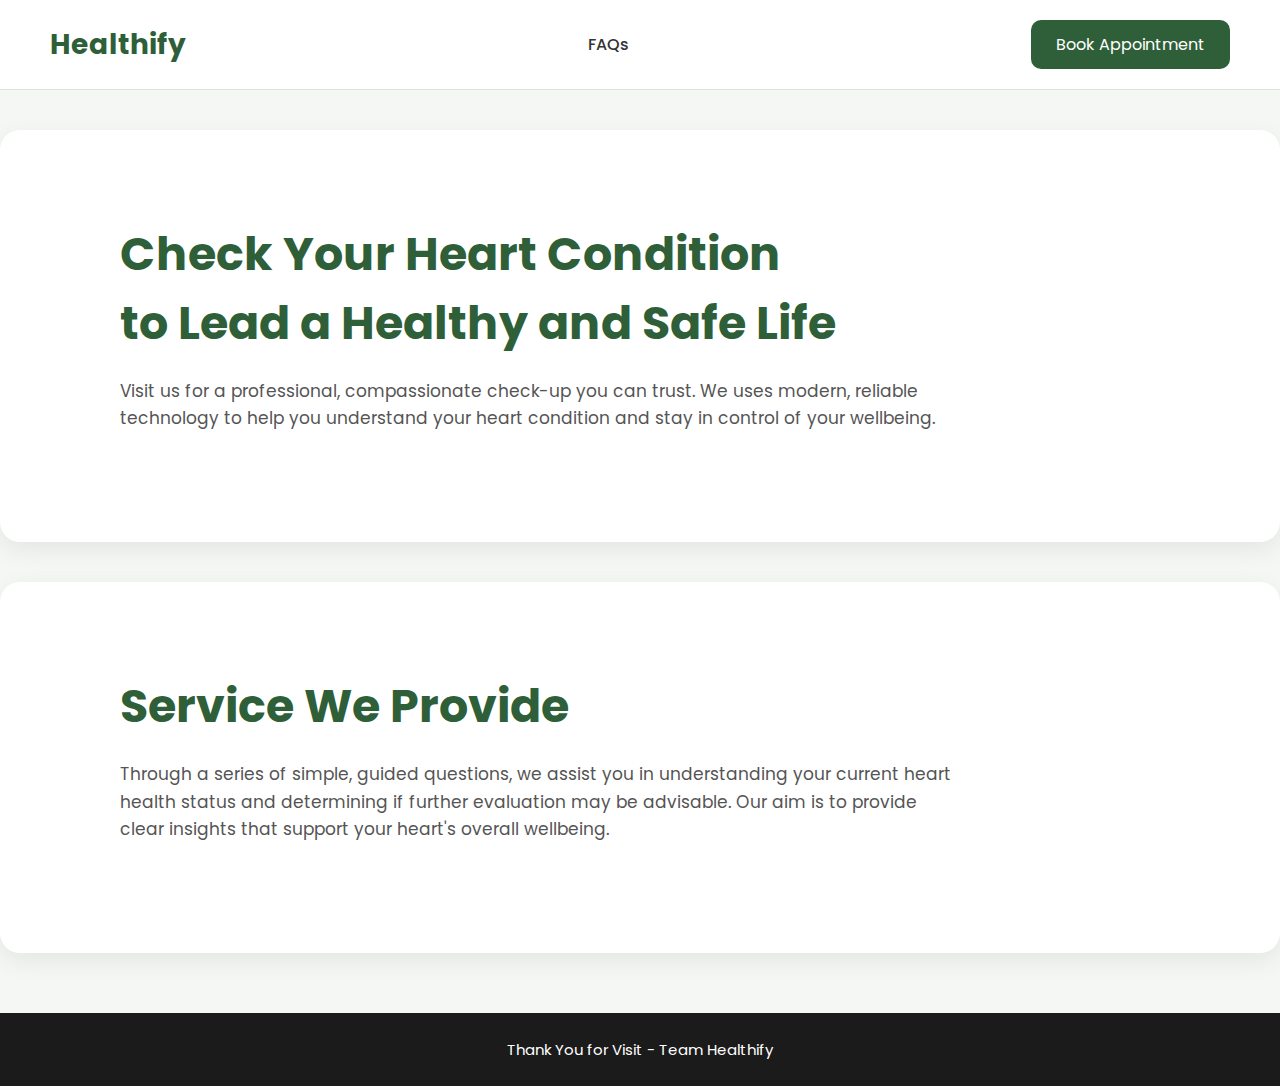
<file: index.html>
<!DOCTYPE html>
<html lang="en">
<head>
    <meta charset="UTF-8">
    <title>Pet Grooming</title>
    <link rel="stylesheet" href="style.css">
    <link href="https://fonts.googleapis.com/css2?family=Poppins:wght@300;400;500;600;700&display=swap" rel="stylesheet">
</head>
<body>

<header class="header">
    <div class="logo">Healthify</div>

    <nav class="nav-menu">
        <a href="faq.html">FAQs</a>
    </nav>

    <a href="appointment.html" class="btn nav-btn">Book Appointment</a>
</header>

<section class="hero">
    <div class="text-section">
        <h1>Check Your Heart Condition <br> to Lead a Healthy and Safe Life</h1>
        <p>Visit us for a professional, compassionate check-up you can trust. We uses modern, reliable technology to help you understand your heart condition and stay in control of your wellbeing.</p>
    </div>
</section>

<section class="hero small-hero">
    <div class="text-section">
        <h1>Service We Provide</h1>
        <p>Through a series of simple, guided questions, we assist you in understanding your current heart health status and determining if further evaluation may be advisable. Our aim is to provide clear insights that support your heart's overall wellbeing.</p>
    </div>
</section>

<footer class="footer">
    <p>Thank You for Visit - Team Healthify</p>
</footer>

<script src="script.js"></script>
</body>
</html>
</file>
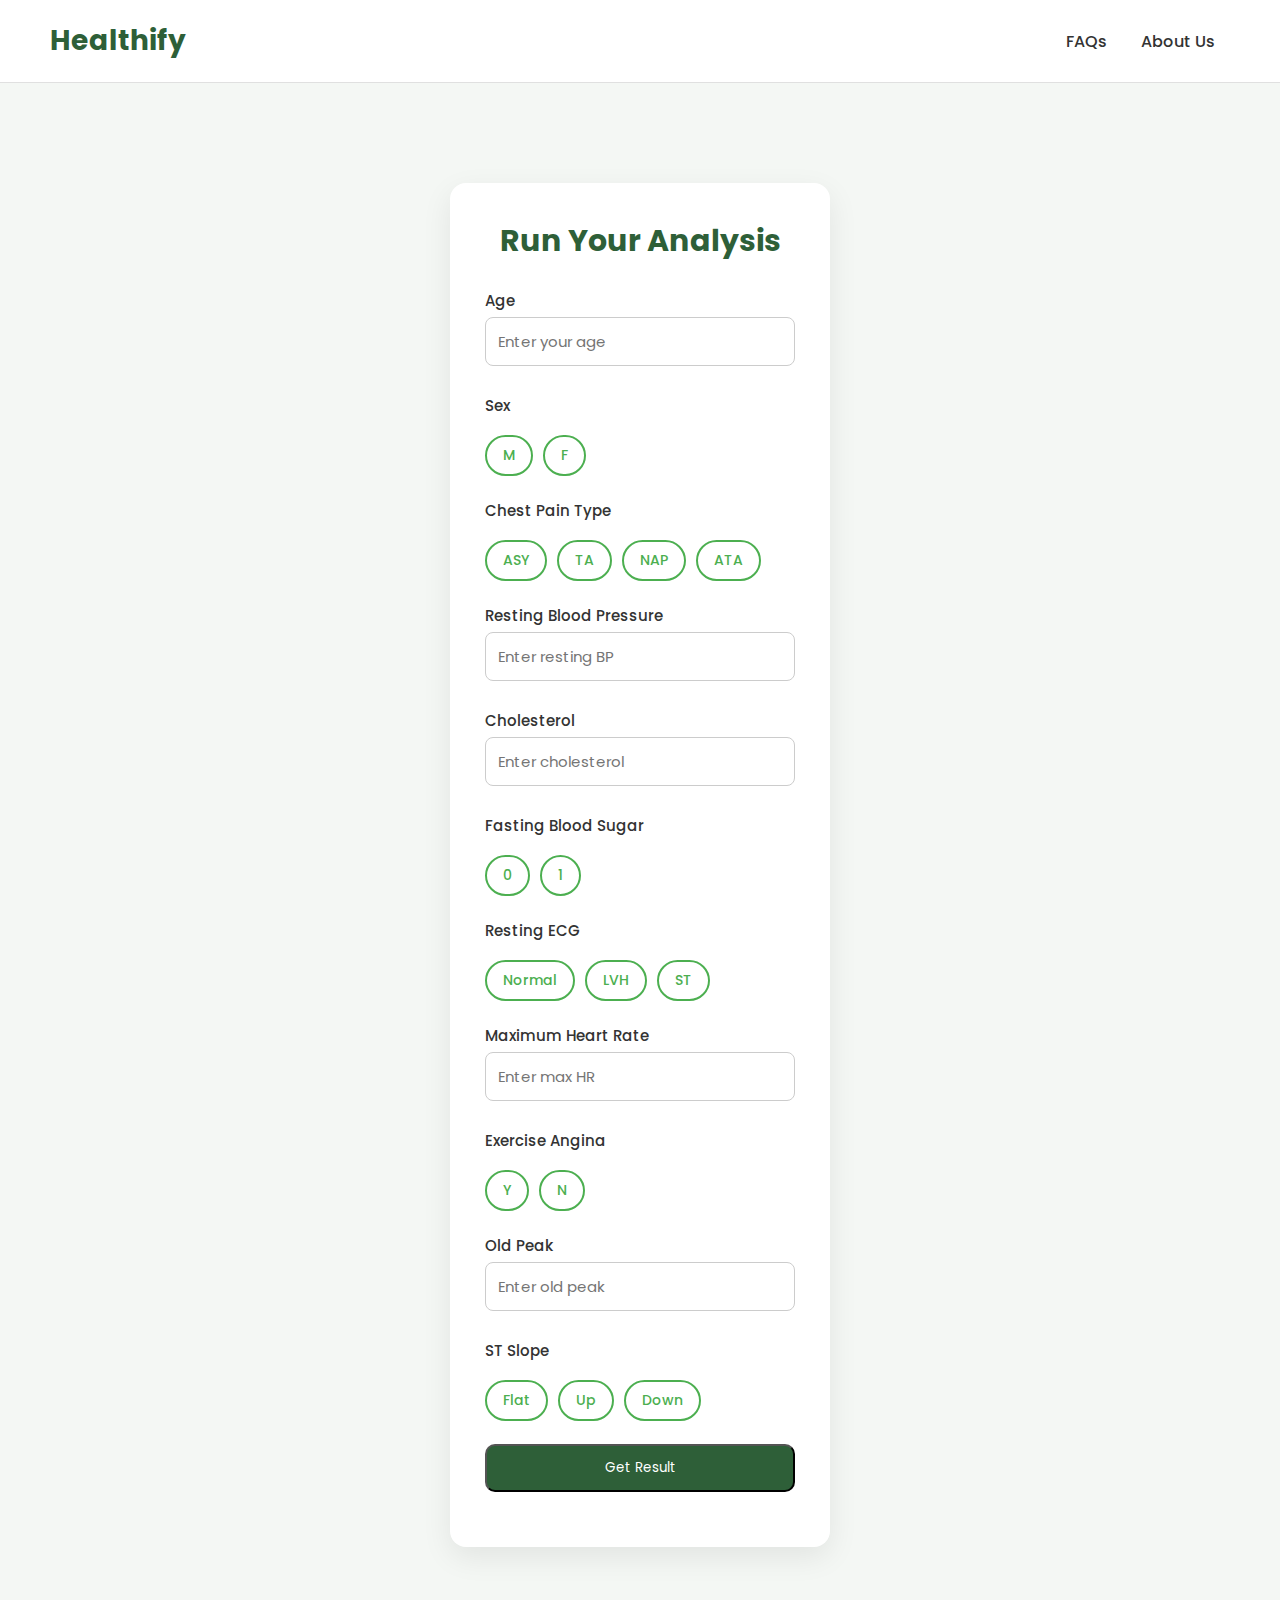
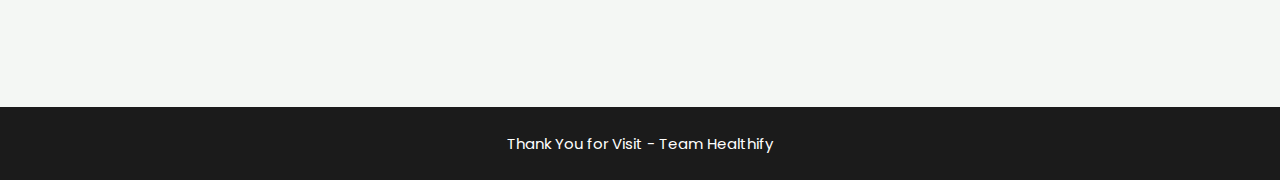
<file: appointment.html>
<!DOCTYPE html>
<html lang="en">
<head>
    <meta charset="UTF-8">
    <title>Create Account</title>
    <link rel="stylesheet" href="style.css">
    <link href="https://fonts.googleapis.com/css2?family=Poppins:wght@300;400;500;600;700&display=swap" rel="stylesheet">

    <style>
        /* === Stylish Toggle Button Group for Categorical Inputs === */
        .option-group {
            display: flex;
            gap: 10px;
            margin: 8px 0 18px 0;
            flex-wrap: wrap;
        }

        .option-group input[type="radio"] {
            display: none;
        }

        .option-group label {
            padding: 8px 16px;
            border: 2px solid #4CAF50;
            border-radius: 25px;
            cursor: pointer;
            font-size: 14px;
            transition: 0.2s ease;
            color: #4CAF50;
        }

        .option-group input[type="radio"]:checked + label {
            background-color: #4CAF50;
            color: white;
        }

        .form-box label {
            margin-top: 10px;
            display: block;
            font-weight: 500;
        }
    </style>

</head>
<body>

<header class="header">
    <div class="logo">Healthify</div>
    <nav class="nav-menu">
        <a href="faq.html">FAQs</a>
        <a href="index.html">About Us</a> <!-- ✅ Updated link -->
    </nav>
</header>

<section class="form-section">
    <div class="form-box">
        <h2>Run Your Analysis</h2>

        <!--  ADDED FORM ID -->
        <form id="predictForm">

            <!-- AGE -->
            <label>Age</label>
            <input type="number" name="age" placeholder="Enter your age" required>

            <!-- SEX -->
            <label>Sex</label>
            <div class="option-group">
                <input type="radio" id="male" name="sex" value="M" required>
                <label for="male">M</label>

                <input type="radio" id="female" name="sex" value="F">
                <label for="female">F</label>
            </div>

            <!-- CHEST PAIN TYPE -->
            <label>Chest Pain Type</label>
            <div class="option-group">
                <input type="radio" id="asy" name="cp" value="ASY" required>
                <label for="asy">ASY</label>

                <input type="radio" id="ta" name="cp" value="TA">
                <label for="ta">TA</label>

                <input type="radio" id="nap" name="cp" value="NAP">
                <label for="nap">NAP</label>

                <input type="radio" id="ata" name="cp" value="ATA">
                <label for="ata">ATA</label>
            </div>

            <!-- RESTING BP -->
            <label>Resting Blood Pressure</label>
            <input type="number" name="restingbp" placeholder="Enter resting BP" required>

            <!-- CHOLESTEROL -->
            <label>Cholesterol</label>
            <input type="number" name="cholesterol" placeholder="Enter cholesterol" required>

            <!-- FASTING BS -->
            <label>Fasting Blood Sugar</label>
            <div class="option-group">
                <input type="radio" id="fbs0" name="fbs" value="0" required>
                <label for="fbs0">0</label>

                <input type="radio" id="fbs1" name="fbs" value="1">
                <label for="fbs1">1</label>
            </div>

            <!-- RESTING ECG -->
            <label>Resting ECG</label>
            <div class="option-group">
                <input type="radio" id="ecg-normal" name="ecg" value="Normal" required>
                <label for="ecg-normal">Normal</label>

                <input type="radio" id="ecg-lvh" name="ecg" value="LVH">
                <label for="ecg-lvh">LVH</label>

                <input type="radio" id="ecg-st" name="ecg" value="ST">
                <label for="ecg-st">ST</label>
            </div>

            <!-- MAX HR -->
            <label>Maximum Heart Rate</label>
            <input type="number" name="maxhr" placeholder="Enter max HR" required>

            <!-- EXERCISE ANGINA -->
            <label>Exercise Angina</label>
            <div class="option-group">
                <input type="radio" id="angina-y" name="angina" value="Y" required>
                <label for="angina-y">Y</label>

                <input type="radio" id="angina-n" name="angina" value="N">
                <label for="angina-n">N</label>
            </div>

            <!-- OLD PEAK -->
            <label>Old Peak</label>
            <input type="number" step="0.1" name="oldpeak" placeholder="Enter old peak" required>

            <!-- ST SLOPE -->
            <label>ST Slope</label>
            <div class="option-group">
                <input type="radio" id="slope-flat" name="slope" value="Flat" required>
                <label for="slope-flat">Flat</label>

                <input type="radio" id="slope-up" name="slope" value="Up">
                <label for="slope-up">Up</label>

                <input type="radio" id="slope-down" name="slope" value="Down">
                <label for="slope-down">Down</label>
            </div>

            <button type="submit" class="btn submit-btn">Get Result</button>
        </form>

        <!-- ⭐ ADDED RESULT BOX (NO STYLE CHANGE) -->
        <h3 id="result" style="margin-top:20px;"></h3>

    </div>
</section>

<footer class="footer">
    <p>Thank You for Visit - Team Healthify</p>
</footer>

<script src="script.js"></script>
</body>
</html>
</file>
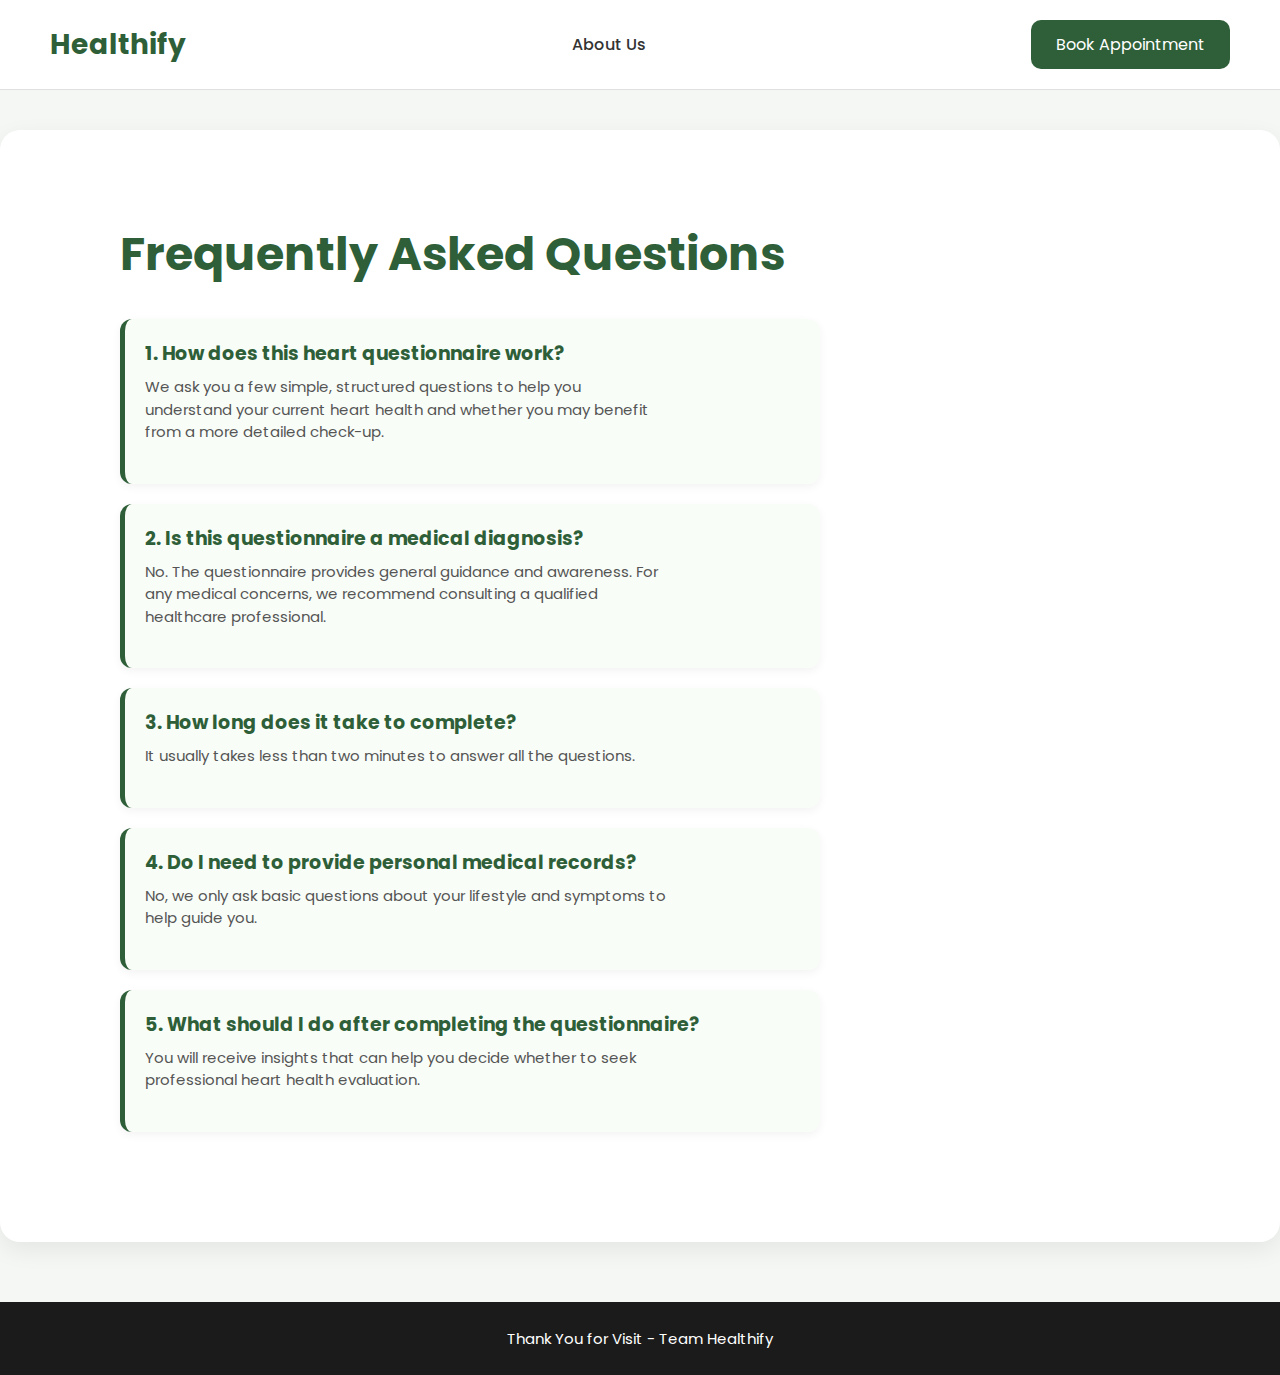
<file: faq.html>
<!DOCTYPE html>
<html lang="en">
<head>
    <meta charset="UTF-8">
    <title>FAQs</title>
    <link rel="stylesheet" href="style.css">
    <link href="https://fonts.googleapis.com/css2?family=Poppins:wght@300;400;500;600;700&display=swap" rel="stylesheet">
</head>
<body>

<header class="header">
    <div class="logo">Healthify</div>

    <nav class="nav-menu">
        <a href="index.html">About Us</a>
    </nav>

    <a href="appointment.html" class="btn nav-btn">Book Appointment</a>
</header>

<section class="hero">
    <div class="text-section">
        <h1>Frequently Asked Questions</h1>

        <div class="faq-section">

            <div class="faq-item">
                <h3>1. How does this heart questionnaire work?</h3>
                <p>We ask you a few simple, structured questions to help you understand your current heart health and whether you may benefit from a more detailed check-up.</p>
            </div>

            <div class="faq-item">
                <h3>2. Is this questionnaire a medical diagnosis?</h3>
                <p>No. The questionnaire provides general guidance and awareness. For any medical concerns, we recommend consulting a qualified healthcare professional.</p>
            </div>

            <div class="faq-item">
                <h3>3. How long does it take to complete?</h3>
                <p>It usually takes less than two minutes to answer all the questions.</p>
            </div>

            <div class="faq-item">
                <h3>4. Do I need to provide personal medical records?</h3>
                <p>No, we only ask basic questions about your lifestyle and symptoms to help guide you.</p>
            </div>

            <div class="faq-item">
                <h3>5. What should I do after completing the questionnaire?</h3>
                <p>You will receive insights that can help you decide whether to seek professional heart health evaluation.</p>
            </div>

        </div>
    </div>
</section>

<footer class="footer">
    <p>Thank You for Visit - Team Healthify</p>
</footer>

<script src="script.js"></script>
</body>
</html>
</file>
<file: style.css>
* {
    margin: 0;
    padding: 0;
    box-sizing: border-box;
    font-family: "Poppins", sans-serif;
}

body {
    background: #f4f7f4;
}

/* ============================
   HEADER
============================ */
.header {
    width: 100%;
    padding: 20px 50px;
    display: flex;
    justify-content: space-between;
    align-items: center;
    background: white;
    border-bottom: 1px solid #e0e0e0;
    position: sticky;
    top: 0;
    z-index: 10;
}

.logo {
    font-size: 28px;
    font-weight: 700;
    color: #2e5f38;
}

.nav-menu a {
    margin: 0 15px;
    text-decoration: none;
    color: #333;
    font-weight: 500;
    transition: 0.3s;
}

.nav-menu a:hover {
    color: #2e5f38;
}

/* BOOK BUTTON */
.nav-btn {
    background: #2e5f38;
    color: white;
    padding: 12px 25px;
    border-radius: 10px;
    text-decoration: none;
    transition: 0.3s;
}

.nav-btn:hover {
    transform: scale(1.1);
    box-shadow: 0px 0px 15px rgba(46, 95, 56, 0.6);
}

/* ============================
   HERO SECTIONS
============================ */
.hero {
    display: flex;
    padding: 90px 120px;
    width: 100%;
    background: white;
    border-radius: 20px;
    margin: 40px auto;
    max-width: 1300px;
    box-shadow: 0px 8px 25px rgba(0,0,0,0.07);
}

.small-hero {
    margin-top: 20px;
}

.text-section h1 {
    font-size: 46px;
    font-weight: 700;
    color: #2e5f38;
    margin-bottom: 20px;
}

.text-section p {
    color: #555;
    width: 80%;
    margin-bottom: 20px;
    font-size: 17px;
    line-height: 1.6;
}

/* ============================
   FAQ SECTION
============================ */
.faq-section {
    margin-top: 30px;
    max-width: 700px;
}

.faq-item {
    background: #f9fdf8;
    padding: 20px;
    border-radius: 12px;
    margin-bottom: 20px;
    border-left: 5px solid #2e5f38;
    box-shadow: 0px 3px 10px rgba(0,0,0,0.05);
}

.faq-item h3 {
    font-size: 19px;
    margin-bottom: 8px;
    color: #2e5f38;
}

.faq-item p {
    color: #555;
    font-size: 15px;
    line-height: 1.5;
}

/* ============================
   FORM PAGE
============================ */
.form-section {
    display: flex;
    justify-content: center;
    padding: 100px 20px;
}

.form-box {
    background: white;
    width: 380px;
    padding: 35px;
    border-radius: 16px;
    box-shadow: 0px 10px 30px rgba(0,0,0,0.08);
}

.form-box h2 {
    text-align: center;
    margin-bottom: 25px;
    font-size: 30px;
    color: #2e5f38;
}

form label {
    font-size: 15px;
    color: #333;
    margin-bottom: 5px;
    display: block;
}

form input {
    width: 100%;
    padding: 12px;
    margin-bottom: 18px;
    border: 1px solid #ccc;
    border-radius: 8px;
    font-size: 15px;
}

.submit-btn {
    width: 100%;
    background: #2e5f38;
    padding: 12px;
    border-radius: 10px;
    color: white;
    cursor: pointer;
    transition: 0.3s;
}

.submit-btn:hover {
    transform: scale(1.1);
    box-shadow: 0px 0px 15px rgba(46, 95, 56, 0.7);
}

/* ============================
   FOOTER
============================ */
.footer {
    width: 100%;
    background: #1b1b1b;
    color: white;
    padding: 25px;
    text-align: center;
    margin-top: 60px;
    font-size: 15px;
}
</file>
